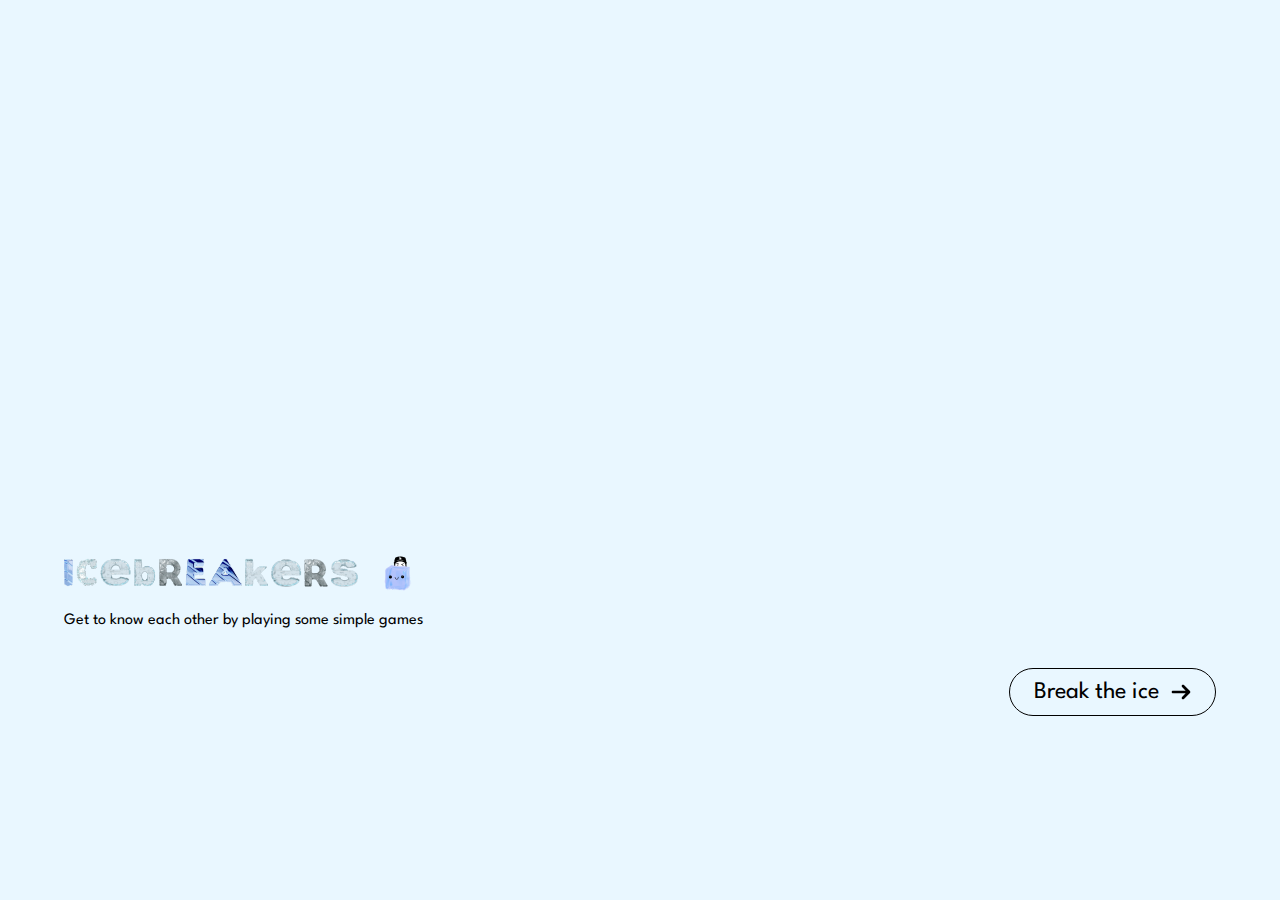
<file: index.html>
<!-- this is gonna be the landing page which is often called index.html just a basic name its given -->


<!DOCTYPE html>
<html lang="en">
<head>
  <meta charset="UTF-8">
  <meta name="viewport" content="width=device-width, initial-scale=1.0">
  <meta http-equiv="X-UA-Compatible" content="ie=edge">
  <link rel="stylesheet" href="styles/styles.css">
  <link rel="stylesheet" href="styles/homescreen.css">
  <link rel="shortcut icon" type="image/png" href="images/Icecubeplaceholder.png"/>
  <link rel="stylesheet" href="styles/model.css">
  <link rel="preconnect" href="https://fonts.googleapis.com">
  <link rel="preconnect" href="https://fonts.gstatic.com" crossorigin>
  <link href="https://fonts.googleapis.com/css2?family=League+Spartan:wght@100..900&display=swap" rel="stylesheet">
  <style>
    body {
      font-family: "League Spartan", sans-serif;
    }
  </style>
  <title>Icebreakerrrrrr</title>
  

</head>
<body>
  <div class="wrapper"> 
    <!--<img src="images/Icecubeplaceholder.png" alt="image of and icecube" class="icecubeimg">-->
    <main>
      <div id="container3D"></div>
    </main>
    <div class="bottomsection">
    <div class="textgroup">
    <img src="images/title.png" alt="">
    <!--<h1>Icebreaker</h1>-->
    <p>Get to know each other by playing some simple games</p>
    </div>
    <a href="gameselector.html" class="primarybutton"> Break the ice <img src="images/arrow.svg" alt="arrow"></a>
  </div>
  </div>
  <script type="module" src="script/main.js"></script>
</body>
</html>
</file>
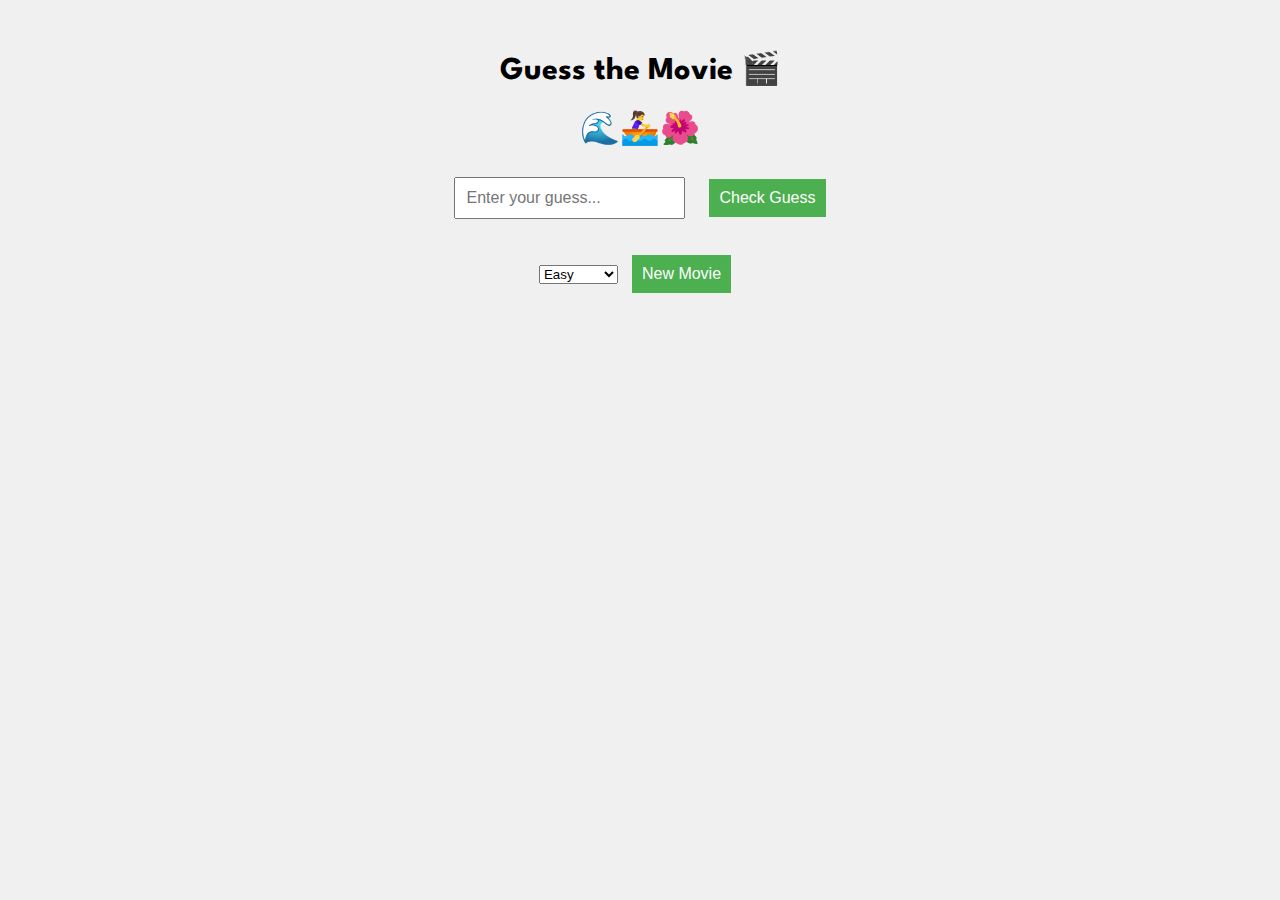
<file: game2.html>
<html lang="en">
<head>
  <meta charset="UTF-8">
  <meta name="viewport" content="width=device-width, initial-scale=1.0">
  <title>Emoji Movie Charades</title>
  <link rel="stylesheet" href="styles/styles.css">
  <link rel="stylesheet" href="styles/charades.css">
  <link href="https://fonts.googleapis.com/css2?family=League+Spartan:wght@100..900&display=swap" rel="stylesheet">
  <style>
    body {
      font-family: "League Spartan", sans-serif;
    }
  </style>
</head>
<body>
  <div class="container">
    <h1>Guess the Movie 🎬</h1>
    <div class="emoji-display" id="emojiDisplay"></div>
    <input type="text" id="guessInput" placeholder="Enter your guess...">
    <button onclick="checkGuess()">Check Guess</button>
    <p id="result"></p>
    <div>
      <select id="levelSelect">
        <option value="Easy">Easy</option>
        <option value="Moderate">Moderate</option>
        <option value="Hard">Hard</option>
      </select>
      <button id="newMovieButton" onclick="newMovie()">New Movie</button>
    </div>
  </div>
  <script src="script/charades.js"></script>
</body>
</html>
</file>
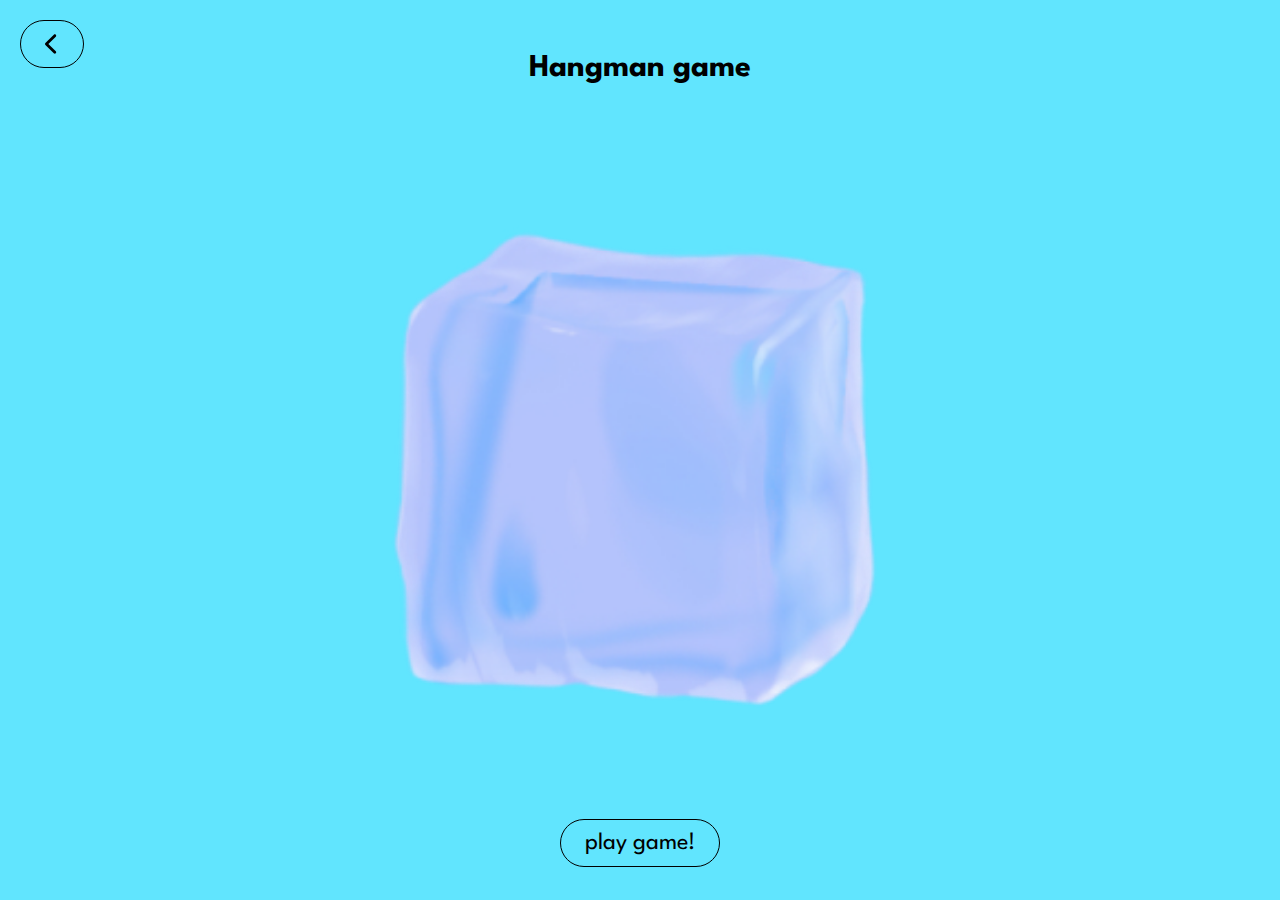
<file: gameselector.html>
<!-- here we gonna put the different games how we gonna show this is still up in the air -->

<!DOCTYPE html>
<html lang="en">
<head>
  <meta charset="UTF-8">
  <meta name="viewport" content="width=device-width, initial-scale=1.0">
  <meta http-equiv="X-UA-Compatible" content="ie=edge">
  <link rel="stylesheet" href="styles/styles.css">
  <link rel="stylesheet" href="styles/gameselector.css">
  <link href="https://fonts.googleapis.com/css2?family=League+Spartan:wght@100..900&display=swap" rel="stylesheet">
  <style>
    body {
      font-family: "League Spartan", sans-serif;
    }
  </style>
  <title>Document</title>
</head>
<body>
  <div class="backbuttoncontainer">
  <a href="index.html" class="backbutton"><img src="images/chevronleft.svg" alt=""></a>
  </div>
  <ul class="gallery">
  <li class="game1">
    <div>
    <h1>Hangman game</h1>
    <img src="images/Icecubeplaceholder.png" alt="">
    <a href="game1.html" class="primarybutton">play game!</a>
    </div>
  </li>
  <li class="game2">
    <div>
    <img src="images/charadesice.png" alt="">
    <h1>Hangman game</h1> 
    <a href="game2.html" class="primarybutton">play game!</a>
    </div>
  </li>
  <li class="game3">
    <div>
    <h1>Hangman game</h1>
    <img src="images/Icecubeplaceholder.png" alt="">
    <a href="game1.html" class="primarybutton">play game!</a>
    </div>
  </li>

  <li class="game4">
    <div>
    <h1>Hangman game</h1>
    <img src="images/Icecubeplaceholder.png" alt="">
    <a href="game1.html" class="primarybutton">play game!</a>
    </div>
  </li>
  <li class="game5">
    <div>
    <h1>Hangman game</h1>
    <img src="images/Icecubeplaceholder.png" alt="">
    <a href="game1.html" class="primarybutton">play game!</a>
    </div>
  </li>
</ul>

  <script src="script/gameselector.js"></script>

</body>
</html>
</file>
<file: styles/styles.css>
/* This is gonna be the general css so fonts etc think about it this way in a word document you want all your
heading 1s to look the same way we can use one line here to set the right size in every page */


.backbutton {
    width: 14px;
    display: flex;
    align-items: center;
  }

  .backbuttoncontainer {
    padding: 12px 24px;
    border-radius: 50px;
    border: 1px solid black;
    position: absolute;
    margin-left: 20px;  
    margin-top: 20px;
    top: 0;
    left: 0;
  }

  .primarybutton {
    background-color: none;
    color: black;
    border-radius: 50px;
    padding: 12px 24px;
    text-align: center;
    text-decoration: none;
    font-size: 24px;
    border: 1px solid black;
    display: flex;
    margin-left: auto;
   
    
    img {
      padding-left: 12px;
    }
  }
</file>
<file: styles/homescreen.css>
body {
  background-color: #E9F7FF;
  margin: 0;
  height: 100%;
  font-family: Arial, Helvetica, sans-serif;
}


.wrapper {
  display: flex;
  flex-direction: column;
  justify-content: space-around;
  align-items: center;
  margin: auto;
  height: 100vh;
  width: 100%;

  


  h1 {
    color: black;
  }



 

}

.bottomsection {
  display: flex;
  flex-direction: column;
  width: 90%;

}

.textgroup {
  margin-bottom: 24px;
}
</file>
<file: styles/model.css>
#container3D canvas {
    width: 100vw !important;
    height: 100vh !important;
    position: absolute;
    top: -100px;
    left: 0;
    z-index: -1;
  }
</file>
<file: styles/charades.css>
body {
    background-color: #f0f0f0;
  }
  
  .container {
    max-width: 600px;
    margin: 0 auto;
    text-align: center;
    padding: 20px;
  }
  
  .emoji-display {
    font-size: 2em;
    margin-bottom: 20px;
  }
  
  input[type="text"], button {
    padding: 10px;
    margin: 10px;
    font-size: 1em;
  }
  
  button {
    background-color: #4CAF50;
    color: white;
    border: none;
    cursor: pointer;
  }
  
  button:hover {
    opacity: 0.8;
  }
</file>
<file: styles/gameselector.css>
body {
  height: 100vh;
  overflow-y: hidden;
  margin: 0;
}

.gallery {
  display: grid;
  grid-template-columns: repeat(10, 100vw);
  grid-template-rows: 1fr;
  grid-row-gap: 1rem;
  overflow: scroll;
  height: 100vh;
  scroll-snap-type: both mandatory;
  /*scroll-padding: 1rem;*/
  margin: 0;
  padding-inline-start: 0;

}

.active {
  scroll-snap-type: unset;
}

li {
  scroll-snap-align: center;
  display: inline-block;
  font-size: 10;
  display: flex;
  flex-direction: column;
  height: 100vh;
  justify-content: center;
  width: 100vw;


}

li img {
    width: 50%;
}

li div {
  display: flex;
  flex-direction: column;
  align-items: center;
  justify-content: space-around;
  height: 100vh;
  /*margin-top: 50px;*/
 

  /*h1 {
    margin-bottom: 200px;
  }
  img {
    margin-bottom: 200px;
  }*/

  .primarybutton {
     margin-right: auto;
  }

}

/* tile specific */

.game1 {
  background-color: #61E5FE;
}
.game2 {
  background-color: #8FE7FF;
}
.game3 {
  background-color: #CAEAF7;
}
.game4 {
  background-color: #F4E2CC;
}
.game5 {
  background-color: #FEDAA8;
}
</file>
